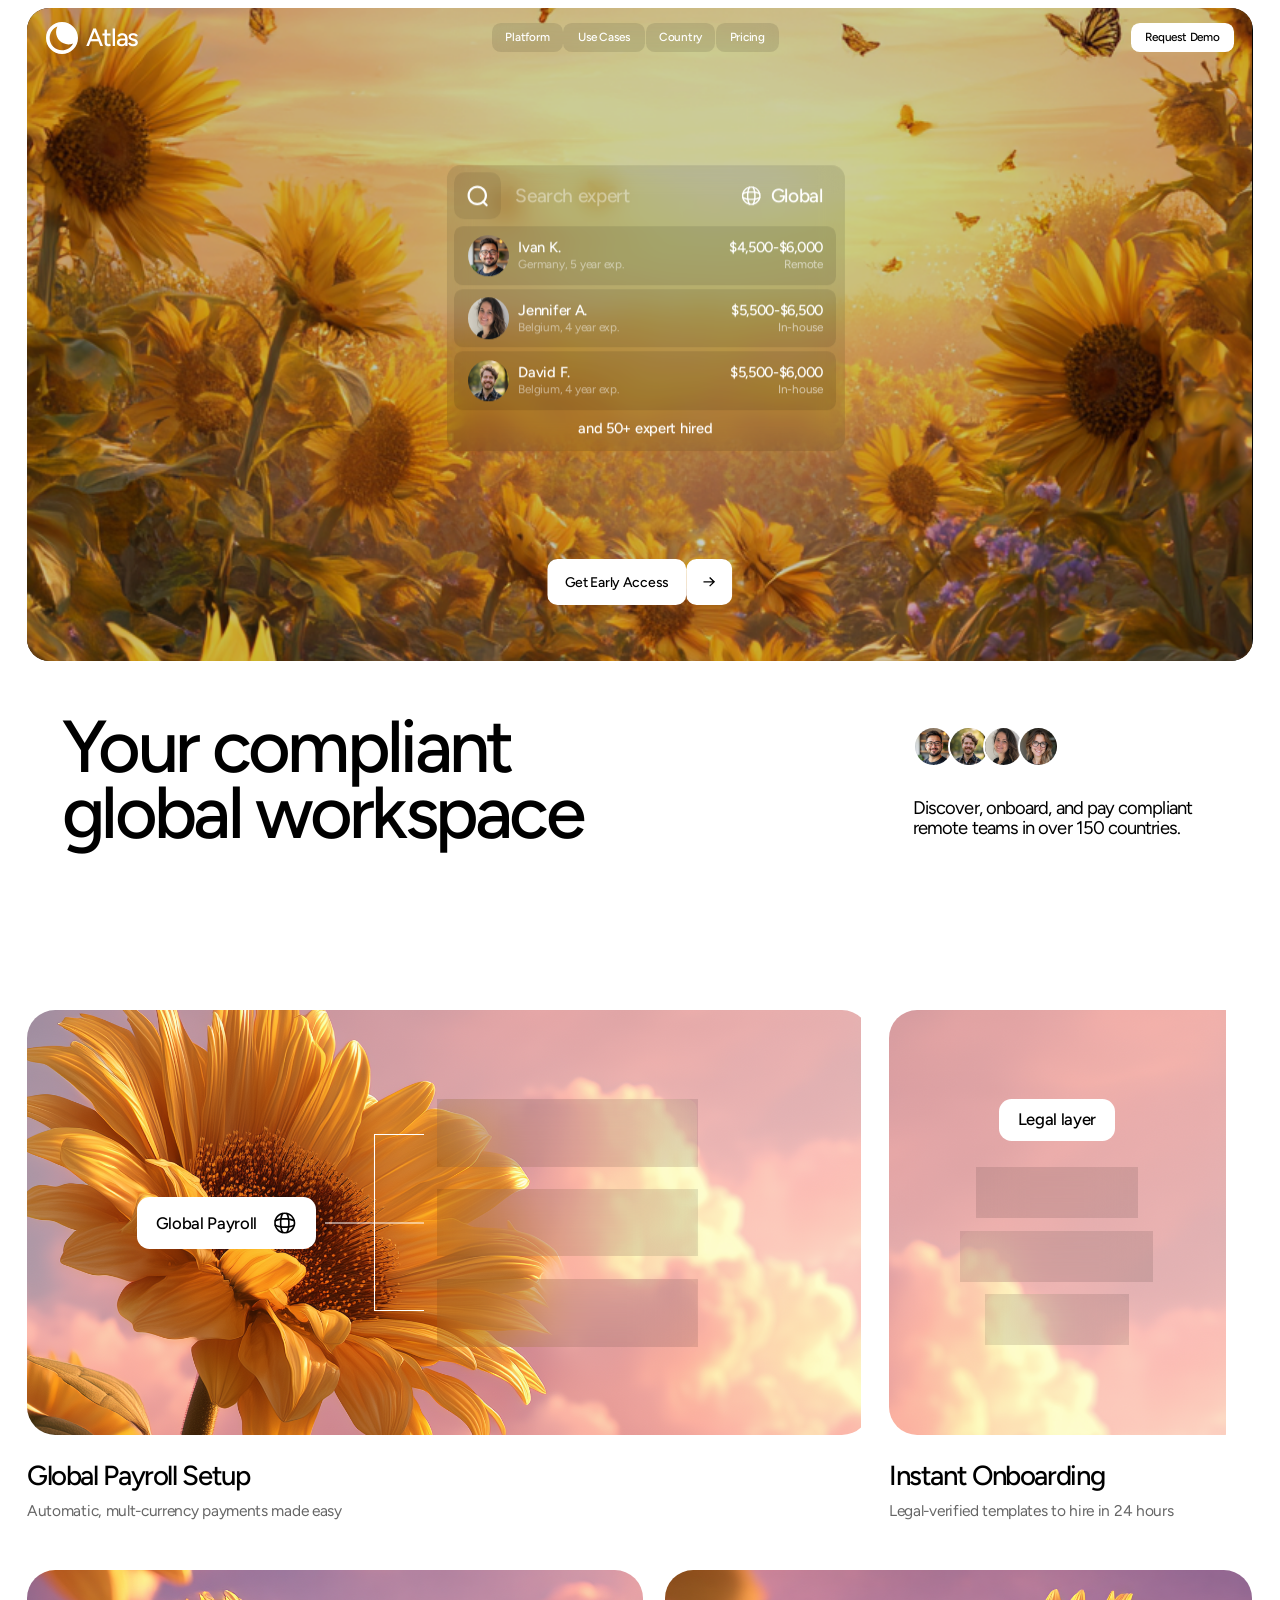
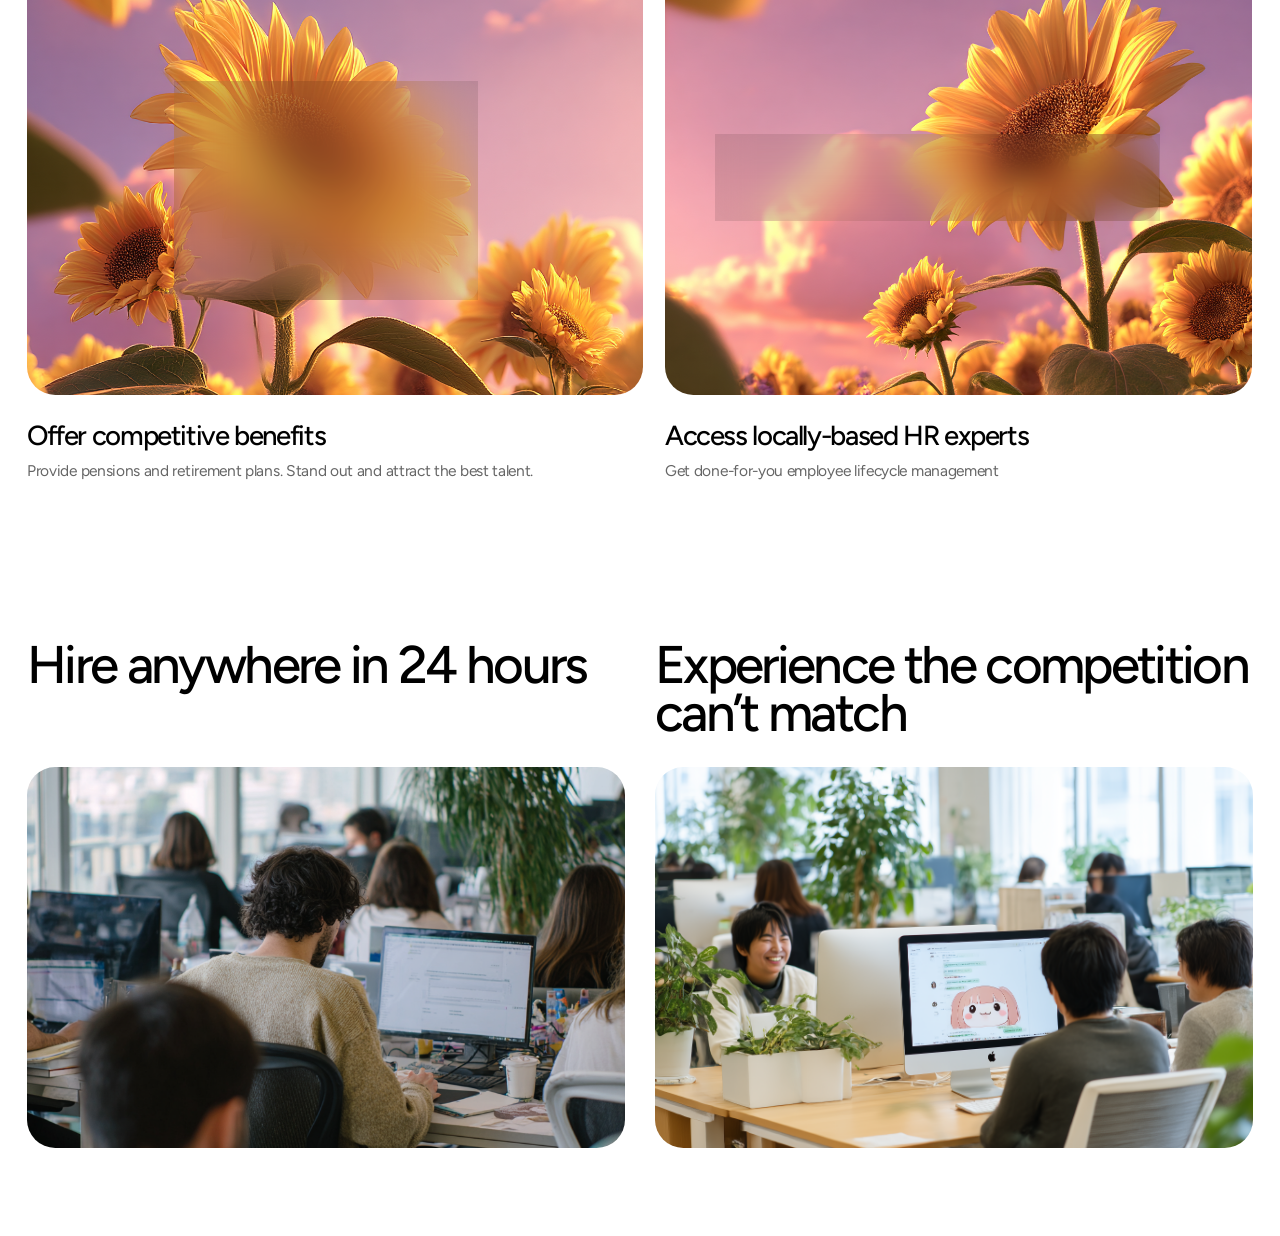
<file: index.html>
<!DOCTYPE html>
<html lang="en">
<head>
<meta charset="UTF-8">
<meta name="viewport" content="width=device-width, initial-scale=1">
<title>Atlas — Your compliant global workspace</title>
<meta name="description" content="Discover, onboard, and pay compliant remote teams in over 150 countries.">
<link rel="icon" href="assets/svg/logo-mark.svg" type="image/svg+xml">
<link rel="preload" href="assets/fonts/figtree-500.woff2" as="font" type="font/woff2" crossorigin>
<script>
  document.documentElement.classList.add('has-js', 'entrance-pending');
  window.__atlasEntranceFallback = window.setTimeout(function () {
    document.documentElement.classList.remove('entrance-pending', 'entrance-playing');
  }, 3500);
</script>
<link rel="stylesheet" href="css/style.css">
</head>
<body>

<main class="page">

  <!-- ============================ HERO ============================ -->
  <section class="hero">

    <div class="hero__media">
      <div class="hero__zoom">
        <video class="hero__video" muted loop playsinline preload="metadata"
               poster="assets/images/hero-sunflower-field.png" aria-hidden="true" tabindex="-1">
          <source src="assets/videos/sunflower-field.mp4" type="video/mp4">
        </video>
      </div>
      <div class="hero__scrim"></div>

      <header class="nav">
        <a class="brand" href="#">
          <img class="brand__mark" src="assets/svg/logo-mark.svg" alt="" aria-hidden="true">
          <span class="brand__name">Atlas</span>
        </a>

        <nav class="nav__menu" id="primary-menu" aria-label="Primary">
          <a class="pill nav__link" href="#">Platform</a>
          <a class="pill nav__link" href="#">Use Cases</a>
          <a class="pill nav__link" href="#">Country</a>
          <a class="pill nav__link" href="#">Pricing</a>
          <a class="pill pill--light nav__cta nav__cta--menu" href="#">Request Demo</a>
        </nav>

        <a class="pill pill--light nav__cta" href="#">Request Demo</a>

        <button class="nav__toggle" type="button" aria-controls="primary-menu"
                aria-expanded="false" aria-label="Open navigation menu">
          <span></span>
          <span></span>
        </button>
      </header>

      <!-- Talent search panel -->
      <div class="finder" id="finder" data-state="results">
        <div class="finder__bar">
          <div class="finder__field">
            <span class="icon-button icon-button--soft" aria-hidden="true">
              <img src="assets/svg/search.svg" alt="">
            </span>
            <input class="finder__input" type="search" id="expert-search"
                   placeholder="Search expert" aria-label="Search expert" autocomplete="off">
            <span class="finder__demo" id="finder-demo" aria-hidden="true">
              <span class="finder__demo-hint" id="demo-hint">Search expert</span>
              <span class="finder__demo-typed" id="demo-typed"></span>
            </span>
          </div>

          <div class="country">
            <button class="country__toggle" type="button" id="country-toggle"
                    aria-haspopup="listbox" aria-expanded="false">
              <img class="country__icon" src="assets/svg/globe.svg" alt="" aria-hidden="true">
              <span class="country__label" id="country-label">Global</span>
            </button>
            <ul class="country__menu" id="country-menu" role="listbox" aria-labelledby="country-toggle" hidden>
              <li class="country__option" role="option" tabindex="-1" data-country="Global" aria-selected="true">Global</li>
              <li class="country__option" role="option" tabindex="-1" data-country="Germany" aria-selected="false">Germany</li>
              <li class="country__option" role="option" tabindex="-1" data-country="Belgium" aria-selected="false">Belgium</li>
            </ul>
          </div>
        </div>

        <div class="finder__roles" id="role-list">
          <button class="pill pill--row role" type="button" aria-pressed="false">UI Designer</button>
          <button class="pill pill--row role" type="button" aria-pressed="false">UX Designer</button>
          <button class="pill pill--row role" type="button" aria-pressed="false">Web Designer</button>
        </div>

        <div class="finder__results">
          <article class="expert" data-country="Germany">
            <div class="expert__who">
              <img class="avatar" src="assets/images/avatar-ivan.jpg" alt="" aria-hidden="true">
              <div class="expert__id">
                <span class="expert__name">Ivan K.</span>
                <span class="expert__meta">Germany, 5 year exp.</span>
              </div>
            </div>
            <div class="expert__terms">
              <span class="expert__rate">$4,500-$6,000</span>
              <span class="expert__type">Remote</span>
            </div>
          </article>

          <article class="expert" data-country="Belgium">
            <div class="expert__who">
              <img class="avatar" src="assets/images/avatar-jennifer.jpg" alt="" aria-hidden="true">
              <div class="expert__id">
                <span class="expert__name">Jennifer A.</span>
                <span class="expert__meta">Belgium, 4 year exp.</span>
              </div>
            </div>
            <div class="expert__terms">
              <span class="expert__rate">$5,500-$6,500</span>
              <span class="expert__type">In-house</span>
            </div>
          </article>

          <article class="expert" data-country="Belgium">
            <div class="expert__who">
              <img class="avatar" src="assets/images/avatar-david.jpg" alt="" aria-hidden="true">
              <div class="expert__id">
                <span class="expert__name">David F.</span>
                <span class="expert__meta">Belgium, 4 year exp.</span>
              </div>
            </div>
            <div class="expert__terms">
              <span class="expert__rate">$5,500-$6,000</span>
              <span class="expert__type">In-house</span>
            </div>
          </article>

          <p class="finder__count">and 50+ expert hired</p>
        </div>
      </div>

      <div class="cta">
        <a class="cta__label" href="#">Get Early Access</a>
        <a class="cta__go" href="#" aria-label="Get Early Access">
          <img src="assets/svg/arrow-up-right.svg" alt="" aria-hidden="true">
        </a>
      </div>
    </div>

    <div class="hero__foot">
      <h1 class="hero__title">Your compliant global workspace</h1>

      <div class="hero__aside">
        <div class="avatar-stack" aria-hidden="true">
          <img class="avatar avatar--ring" src="assets/images/avatar-ivan.jpg" alt="">
          <img class="avatar avatar--ring" src="assets/images/avatar-david.jpg" alt="">
          <img class="avatar avatar--ring" src="assets/images/avatar-jennifer.jpg" alt="">
          <img class="avatar avatar--ring" src="assets/images/avatar-fourth.jpg" alt="">
        </div>
        <p class="hero__lede">Discover,&nbsp;onboard,&nbsp;and pay compliant remote teams in over 150 countries.</p>
      </div>
    </div>
  </section>

  <!-- ========================== FEATURES ========================== -->
  <section class="features">
    <div class="features__row features__row--top">
      <!-- Card 1 — Global Payroll Setup -->
      <article class="feature feature--payroll">
      <div class="feature__media">
        <img class="crop crop--payroll" src="assets/images/sunflower-portrait.png" alt="" aria-hidden="true">

        <span class="pill pill--light chip chip--payroll">
          Global Payroll
          <img class="chip__icon" src="assets/svg/globe-dark.svg" alt="" aria-hidden="true">
        </span>

        <img class="feature__connector" src="assets/svg/connector.svg" alt="" aria-hidden="true">

        <div class="mini-card mini-card--r1">
          <span class="mini-card__who">
            <img class="avatar avatar--mini" src="assets/images/avatar-ivan.jpg" alt="" aria-hidden="true">
            <span class="mini-card__name">Ivan K.</span>
          </span>
          <span class="mini-card__place">Germany</span>
        </div>
        <div class="mini-card mini-card--r2">
          <span class="mini-card__who">
            <img class="avatar avatar--mini" src="assets/images/avatar-jennifer.jpg" alt="" aria-hidden="true">
            <span class="mini-card__name">Jennifer A.</span>
          </span>
          <span class="mini-card__place">Belgium</span>
        </div>
        <div class="mini-card mini-card--r3">
          <span class="mini-card__who">
            <img class="avatar avatar--mini" src="assets/images/avatar-david.jpg" alt="" aria-hidden="true">
            <span class="mini-card__name">David F.</span>
          </span>
          <span class="mini-card__place">Belguim</span>
        </div>
      </div>
      <h3 class="feature__title">Global Payroll Setup</h3>
      <p class="feature__text">Automatic,&nbsp;mult-currency payments made easy</p>
      </article>

      <!-- Card 2 — Instant Onboarding -->
      <article class="feature feature--onboarding">
      <div class="feature__media">
        <img class="crop crop--onboarding" src="assets/images/sunflower-portrait.png" alt="" aria-hidden="true">

        <span class="pill pill--light chip chip--legal">Legal layer</span>

        <span class="pill pill--glass chip chip--labor">
          Labor Laws
          <img class="chip__icon" src="assets/svg/check-badge.svg" alt="" aria-hidden="true">
        </span>
        <span class="pill pill--glass chip chip--data">
          Data Protection
          <img class="chip__icon" src="assets/svg/check-badge.svg" alt="" aria-hidden="true">
        </span>
        <span class="pill pill--glass chip chip--contract">
          Contract
          <img class="chip__icon" src="assets/svg/check-badge.svg" alt="" aria-hidden="true">
        </span>
      </div>
      <h3 class="feature__title">Instant Onboarding</h3>
      <p class="feature__text">Legal-verified templates to hire in 24 hours</p>
      </article>
    </div>

    <div class="features__row features__row--bottom">
      <!-- Card 3 — Offer competitive benefits -->
      <article class="feature feature--benefits">
      <div class="feature__media">
        <img class="crop crop--cover" src="assets/images/sunflower-dusk.png" alt="" aria-hidden="true">

        <div class="benefit-card">
          <div class="benefit-card__person">
            <img class="avatar" src="assets/images/avatar-david.jpg" alt="" aria-hidden="true">
            <div class="expert__id">
              <span class="expert__name">David F.</span>
              <span class="expert__meta">Belgium, 4 year exp.</span>
            </div>
          </div>
          <div class="benefit-card__tags">
            <span class="pill pill--light chip">
              Retirement Benefits
              <img class="chip__icon" src="assets/svg/globe-dark.svg" alt="" aria-hidden="true">
            </span>
            <span class="pill pill--light chip">
              Hearth Insurance
              <img class="chip__icon" src="assets/svg/globe-dark.svg" alt="" aria-hidden="true">
            </span>
          </div>
        </div>
      </div>
      <h3 class="feature__title">Offer competitive benefits</h3>
      <p class="feature__text">Provide pensions and retirement plans. Stand out and attract the best talent.&nbsp;</p>
      </article>

      <!-- Card 4 — Access locally-based HR experts -->
      <article class="feature feature--experts">
      <div class="feature__media">
        <img class="crop crop--cover" src="assets/images/sunflower-clouds.png" alt="" aria-hidden="true">

        <div class="mini-finder">
          <div class="mini-finder__field">
            <span class="icon-button icon-button--soft" aria-hidden="true">
              <img src="assets/svg/search.svg" alt="">
            </span>
            <span class="mini-finder__placeholder">Search </span>
          </div>
          <div class="country country--static">
            <img class="country__icon" src="assets/svg/globe.svg" alt="" aria-hidden="true">
            <span class="country__label">Belgium</span>
          </div>
        </div>
      </div>
      <h3 class="feature__title">Access locally-based HR experts</h3>
      <p class="feature__text">Get done-for-you employee lifecycle management</p>
      </article>
    </div>
  </section>

  <!-- ========================== SHOWCASE ========================== -->
  <section class="showcase">
    <h2 class="showcase__title">Hire anywhere in 24 hours</h2>
    <figure class="showcase__figure">
      <img class="crop crop--cover" src="assets/images/office-window.png" alt="A team working together in a bright open-plan office">
    </figure>

    <h2 class="showcase__title showcase__title--second">Experience the competition can’t match</h2>
    <figure class="showcase__figure showcase__figure--second">
      <img class="crop crop--cover" src="assets/images/office-team.png" alt="Colleagues collaborating around a desk in a plant-filled workspace">
    </figure>
  </section>

</main>

<script src="js/script.js"></script>
</body>
</html>
</file>
<file: css/style.css>
/* ==========================================================================
   Atlas — Global HR Workspace landing page
   Values below are taken verbatim from the Figma document (canvas.fig).

   Coordinate system
   -----------------
   The design is authored on a 1685px-wide page. Every length is written as
   `calc(<figma value> * var(--k))`, where --k is the ratio between the space
   the page actually has and that 1685px canvas. At the design's own width --k
   is 1 and the layout is the Figma frame to the pixel; at any other width the
   whole design grows or shrinks with it rather than re-flowing into something
   the file never specified.

   Section one carries one extra rule: it is sized to a single screen. Its
   photograph takes whatever height is left once the fixed parts are laid out,
   so the hero can fill the width and the viewport height at the same time.
   See the scale block in :root.

   The features / showcase sections were authored on a 1186.5px-wide artboard,
   so their values are the Figma numbers multiplied by 1685 / 1186.5 = 1.420143
   in order to sit on the same 1685px page as the hero.
   ========================================================================== */

/* --------------------------------------------------------------- fonts -- */
/* The design specifies TT Hoves (Regular / Medium), a commercial typeface
   that cannot be redistributed here. Figtree is the closest metrically
   matching web font (avg. 2.2% advance-width delta over 33 strings measured
   against the widths recorded in the Figma file). */
@font-face {
  font-family: 'Figtree';
  font-style: normal;
  font-weight: 400;
  font-display: swap;
  src: url('../assets/fonts/figtree-400.woff2') format('woff2');
}
@font-face {
  font-family: 'Figtree';
  font-style: normal;
  font-weight: 500;
  font-display: swap;
  src: url('../assets/fonts/figtree-500.woff2') format('woff2');
}

/* --------------------------------------------------------------- tokens -- */
:root {
  /* ---- Figma canvas constants -------------------------------------------
     Every length in this file is a value from the design multiplied by a
     scale, so these are the only raw numbers that carry meaning. */
  --gutter: 20px;           /* breathing space either side of the page      */
  --design-w: 1685;         /* page width of the Figma frame                */
  --section-inset: 10;      /* shared inset for full-width page sections   */
  --section-gap: 150;       /* shared vertical rhythm between sections     */
  --media-h: 737;           /* media height at design scale                 */
  --hero-chrome: 336;       /* the hero minus the media: 11 above the media,
                               71 below it, a 180 tall text block and 74 of
                               closing space                                */
  --media-min: 675;         /* shortest media that still clears the nav, the
                               search panel at full size and the CTA        */

  /* ---- palette ---- */
  --white: #ffffff;
  --black: #000000;
  --ink: #020202;                        /* hero media backdrop */
  --placeholder: #d9d9d9;                /* avatar fallback fill */
  --glass: rgba(0, 0, 0, 0.1);           /* 10% black surface  */
  --glass-soft: rgba(0, 0, 0, 0.08);     /* 8% black surface   */

  /* ---- radii, in design units — multiplied by a scale at each use ---- */
  --radius-media: 30;
  --radius-panel: 18;
  --radius-button: 14;
  --radius-pill: 12;
  --radius-card: 38.34;

  /* ---- type ---- */
  --font: 'Figtree', 'Inter', 'Helvetica Neue', Arial, sans-serif;
  --track-tight: -0.02em;
  --track-display: -0.05em;

  /* ---- motion — fast arrival and long, controlled deceleration ---- */
  --ease-panel: cubic-bezier(0.42, 0.02, 0.05, 0.97);

  /* ---- scale ------------------------------------------------------------
     Two scales, because the hero and the sections below it are constrained
     by different things.

     --page-scale  drives everything that only has to fit the viewport
                   WIDTH. The page always spans the viewport, so the design
                   never leaves bars of empty space down either side.

     --hero-scale  additionally respects the viewport HEIGHT, so section one
                   always fits on one screen. It is the page scale until the
                   viewport gets too short to hold the hero at that size, at
                   which point the height takes over.

     The hero's photograph absorbs whatever height is left after the fixed
     parts, so the two constraints never fight: the page fills the width and
     the hero fills the height. */
  --viewport-h: 100vh;
  --page-scale: calc((100vw - 2 * var(--gutter)) / var(--design-w));
  --hero-scale: min(
    var(--page-scale),
    calc(var(--viewport-h) / (var(--media-min) + var(--hero-chrome)))
  );
  --k: var(--page-scale);
}

/* Small-viewport height ignores retractable browser chrome. */
@supports (height: 1svh) {
  :root { --viewport-h: 100svh; }
}

/* Container units exclude the scrollbar, so the page measures the space it
   actually has rather than the space the viewport claims. */
@supports (width: 1cqw) {
  body { container-type: inline-size; }

  .page {
    --page-scale: calc((100cqw - 2 * var(--gutter)) / var(--design-w));
    --hero-scale: min(
      var(--page-scale),
      calc(var(--viewport-h) / (var(--media-min) + var(--hero-chrome)))
    );
    --k: var(--page-scale);
  }
}

/* ---------------------------------------------------------------- reset -- */
*,
*::before,
*::after { box-sizing: border-box; }

html { text-size-adjust: 100%; }

body {
  margin: 0;
  background: var(--white);
  color: var(--black);
  font-family: var(--font);
  font-weight: 400;
  font-synthesis: none;
  -webkit-font-smoothing: antialiased;
  overflow-x: hidden;
}

img { display: block; max-width: 100%; }

[hidden] { display: none !important; }

a { color: inherit; text-decoration: none; }

button,
input { font: inherit; color: inherit; }

:focus-visible {
  outline: calc(2 * var(--k)) solid currentColor;
  outline-offset: calc(2 * var(--k));
}

/* ----------------------------------------------------------------- page -- */
.page {
  position: relative;
  margin-inline: var(--gutter);
}

/* Shared: circular portrait */
.avatar {
  width: calc(56 * var(--k));
  height: calc(56 * var(--k));
  border-radius: 50%;
  object-fit: cover;
  background: var(--placeholder);
  flex: none;
}

.avatar--ring { border: calc(3 * var(--k)) solid var(--white); }

/* Shared: rounded label / navigation pill */
.pill {
  display: inline-flex;
  align-items: center;
  justify-content: center;
  height: calc(40 * var(--k));
  padding: calc(12 * var(--k)) calc(18 * var(--k));
  border: 0;
  border-radius: calc(var(--radius-pill) * var(--k));
  background: var(--glass);
  color: var(--white);
  font-size: calc(16 * var(--k));
  font-weight: 500;
  line-height: 1;
  letter-spacing: var(--track-tight);
  white-space: nowrap;
}

.pill--light { background: var(--white); color: var(--black); }

/* Shared: square icon button */
.icon-button {
  display: grid;
  place-items: center;
  width: calc(63 * var(--k));
  height: calc(63 * var(--k));
  border-radius: calc(var(--radius-button) * var(--k));
  flex: none;
}

.icon-button--soft { background: var(--glass-soft); }

.icon-button img {
  width: calc(31 * var(--k));
  height: calc(31 * var(--k));
}

/* Shared: image cropped exactly as in Figma */
.crop--cover {
  width: 100%;
  height: 100%;
  object-fit: cover;
  object-position: center;
}

/* ==========================================================================
   HERO  (Figma frame "Dribbble shot HD - 132", page card 1685 x 1073)
   ========================================================================== */
/* The hero is a column: a photograph that takes whatever height is going,
   then the fixed text block beneath it. Giving the column the viewport's
   height and letting the photograph absorb the remainder is what keeps
   section one on one screen at any desktop shape, without the design ever
   having to shrink away from the sides.

   `min-height` rather than `height`: on a viewport too short to hold even the
   smallest usable hero, the section grows and the page scrolls rather than
   clipping its own content. */
.hero {
  --k: var(--hero-scale);
  position: relative;
  display: flex;
  flex-direction: column;
  min-height: var(--viewport-h);
  padding-block: calc(11 * var(--k)) calc(74 * var(--k));
}

.hero__media {
  position: relative;
  flex: 1 1 auto;
  min-height: calc(var(--media-min) * var(--k));
  margin-inline: calc(var(--section-inset) * var(--page-scale));
  border-radius: calc(var(--radius-media) * var(--k));
  overflow: hidden;
  background: var(--ink);
}

/* The hero remains still throughout the entrance. The original ambient push
   is enabled only after the entrance controller announces completion. */
.hero__zoom {
  position: absolute;
  inset: 0;
  overflow: hidden;
  transform-origin: 50% 42%;
}

html.continuous-motion .hero__zoom {
  animation: hero-push 5.2s ease-in-out infinite alternate;
  will-change: transform;
}

@keyframes hero-push {
  from { transform: scale(1); }
  to   { transform: scale(1.238); }
}

.hero__video {
  position: absolute;
  inset: 0;
  width: 100%;
  height: 100%;
  max-width: none;
  object-fit: cover;
  object-position: center;
}

.hero__scrim {
  position: absolute;
  inset: 0;
  background: var(--ink);
  opacity: 0.2;
}

/* ------------------------------------------------------------------ nav -- */
/* Pinned to the top of the media and stretched between its own margins, so
   the bar spans whatever width the photograph ends up with. */
.nav {
  position: absolute;
  left: calc(26 * var(--k));
  right: calc(25 * var(--k));
  top: calc(19 * var(--k));
  display: flex;
  align-items: center;
  justify-content: space-between;
  height: calc(43 * var(--k));
}

.brand {
  position: relative;
  width: calc(126 * var(--k));
  height: calc(43 * var(--k));
  flex: none;
}

.brand__mark {
  position: absolute;
  left: 0;
  top: 0;
  width: calc(43 * var(--k));
  height: calc(43 * var(--k));
}

.brand__name {
  position: absolute;
  left: calc(55 * var(--k));
  top: calc(6 * var(--k));
  color: var(--white);
  font-size: calc(34.08 * var(--k));
  font-weight: 500;
  line-height: 0.9;
  letter-spacing: var(--track-display);
}

.nav__menu {
  display: flex;
  gap: calc(1 * var(--k));
  width: calc(389 * var(--k));
  height: calc(40 * var(--k));
  -webkit-backdrop-filter: blur(calc(12.35 * var(--k)));
  backdrop-filter: blur(calc(12.35 * var(--k)));
}

.nav__link:nth-child(1) { width: calc(96 * var(--k)); }
.nav__link:nth-child(2) { width: calc(111 * var(--k)); }
.nav__link:nth-child(3) { width: calc(94 * var(--k)); }
.nav__link:nth-child(4) { width: calc(85 * var(--k)); }

.nav__cta { width: calc(140 * var(--k)); }

.nav__cta--menu,
.nav__toggle { display: none; }

.nav__link:hover { background: rgba(0, 0, 0, 0.22); }
.nav__cta:hover { background: rgba(255, 255, 255, 0.86); }

/* --------------------------------------------------------- talent panel -- */
/* The panel resizes between four states. It is anchored by its centre —
   the reference animation keeps that centre pinned at y 339 of the media
   while the panel grows and shrinks around it.

     collapsed    83 = 10 + 63 + 10                      search row only
     suggestions 223 = 10 + 63 + 10 + 130 + 10           + role list
     results     388 = 10 + 63 + 10 + 295 + 10           + result list
     full        528 = 10 + 63 + 10 + 130 + 10 + 295 + 10  both (Figma frame)

   `full` is the state the panel settles into once a visitor takes over from
   the demo, so every control in the design stays reachable. */
/* Held by its own centre, 8 design units right of the media's centre line and
   46% of the way down it — both read straight off the Figma frame, but as
   ratios so the panel keeps its place however the photograph is shaped.

   The clamp keeps that centre far enough from the top and bottom edges that
   the full panel cannot climb into the nav or slide off past the CTA. */
.finder {
  --finder-h: 388;
  --results-top: 83;
  --finder-half: calc(var(--finder-h) * var(--k) / 2);
  position: absolute;
  left: calc(50% + 8 * var(--k));
  top: clamp(
    calc(82 * var(--k) + var(--finder-half)),
    calc(100% * 339 / var(--media-h)),
    calc(100% - 159 * var(--k) - var(--finder-half))
  );
  width: calc(541 * var(--k));
  height: calc(var(--finder-h) * var(--k));
  border-radius: calc(var(--radius-panel) * var(--k));
  background: var(--glass);
  -webkit-backdrop-filter: blur(calc(16.85 * var(--k)));
  backdrop-filter: blur(calc(16.85 * var(--k)));
  overflow: hidden;
  transform: translate(-50%, -50%);
  transition:
    height var(--finder-dur, 600ms) var(--ease-panel),
    top var(--finder-dur, 600ms) var(--ease-panel);
}

.finder[data-state='collapsed']   { --finder-h: 83; }
.finder[data-state='suggestions'] { --finder-h: 223; }
.finder[data-state='results']     { --finder-h: 388; --results-top: 83; }
.finder[data-state='full']        { --finder-h: 528; --results-top: 223; }

.finder[data-state='collapsed'] .finder__roles,
.finder[data-state='collapsed'] .finder__results,
.finder[data-state='suggestions'] .finder__results,
.finder[data-state='results'] .finder__roles { display: none; }

.finder__bar {
  position: absolute;
  left: calc(10 * var(--k));
  top: calc(10 * var(--k));
  display: flex;
  align-items: center;
  justify-content: space-between;
  width: calc(521 * var(--k));
  height: calc(63 * var(--k));
}

.finder__field {
  position: relative;
  display: flex;
  align-items: center;
  gap: calc(20 * var(--k));
  width: calc(340 * var(--k));
  height: calc(63 * var(--k));
}

.finder__input {
  width: calc(257 * var(--k));
  border: 0;
  padding: 0;
  background: none;
  color: var(--white);
  font-size: calc(26 * var(--k));
  font-weight: 500;
  line-height: 1;
  letter-spacing: var(--track-tight);
  -webkit-appearance: none;
  appearance: none;
}

.finder__input::placeholder { color: var(--white); opacity: 0.4; }
.finder__input::-webkit-search-cancel-button { display: none; }

/* country selector — Figma shows this control in a "Global" and a country
   state, so it is implemented as a listbox over the countries in the design */
.country { position: relative; flex: none; }

.country__toggle,
.country--static {
  display: flex;
  align-items: center;
  gap: calc(11 * var(--k));
  width: calc(149 * var(--k));
  height: calc(31 * var(--k));
  padding: 0 calc(16 * var(--k));
  border: 0;
  background: none;
  cursor: pointer;
}

.country__icon {
  width: calc(31 * var(--k));
  height: calc(31 * var(--k));
  flex: none;
}

.country__label {
  color: var(--white);
  font-size: calc(26 * var(--k));
  font-weight: 500;
  line-height: 1;
  letter-spacing: var(--track-tight);
}

.country__menu {
  position: absolute;
  right: 0;
  top: calc(41 * var(--k));
  z-index: 2;
  margin: 0;
  padding: calc(6 * var(--k));
  list-style: none;
  width: calc(180 * var(--k));
  border-radius: calc(var(--radius-pill) * var(--k));
  background: rgba(0, 0, 0, 0.55);
  -webkit-backdrop-filter: blur(calc(16.85 * var(--k)));
  backdrop-filter: blur(calc(16.85 * var(--k)));
}

.country__menu[hidden] { display: none; }

.country__option {
  padding: calc(9 * var(--k)) calc(12 * var(--k));
  border-radius: calc(8 * var(--k));
  color: var(--white);
  font-size: calc(18 * var(--k));
  font-weight: 500;
  line-height: 1;
  letter-spacing: var(--track-tight);
  cursor: pointer;
}

.country__option:hover,
.country__option[aria-selected='true'] { background: rgba(255, 255, 255, 0.16); }

/* role list */
.finder__roles {
  position: absolute;
  left: calc(10 * var(--k));
  top: calc(83 * var(--k));
  display: flex;
  flex-direction: column;
  gap: calc(5 * var(--k));
  width: calc(519 * var(--k));
}

.pill--row {
  width: calc(519 * var(--k));
  justify-content: flex-start;
  cursor: pointer;
}

.role:hover { background: rgba(0, 0, 0, 0.16); }
.role[aria-pressed='true'] { background: rgba(255, 255, 255, 0.2); }

/* result list */
.finder__results {
  position: absolute;
  left: calc(10 * var(--k));
  top: calc(var(--results-top) * var(--k));
  display: flex;
  flex-direction: column;
  align-items: center;
  gap: calc(5 * var(--k));
  width: calc(519 * var(--k));
  transition: top var(--finder-dur, 600ms) var(--ease-panel);
}

.expert {
  display: flex;
  align-items: center;
  justify-content: space-between;
  width: calc(519 * var(--k));
  height: calc(80 * var(--k));
  padding: calc(12 * var(--k)) calc(18 * var(--k));
  border-radius: calc(var(--radius-pill) * var(--k));
  background: var(--glass);
}

.expert__who {
  display: flex;
  align-items: center;
  gap: calc(13 * var(--k));
}

.expert__id,
.expert__terms {
  display: flex;
  flex-direction: column;
  gap: calc(6 * var(--k));
}

.expert__terms { align-items: flex-end; }

.expert__name,
.expert__rate {
  color: var(--white);
  font-size: calc(20 * var(--k));
  font-weight: 500;
  line-height: 1;
  letter-spacing: var(--track-tight);
}

.expert__meta,
.expert__type {
  color: var(--white);
  font-size: calc(16 * var(--k));
  font-weight: 400;
  line-height: 1;
  letter-spacing: var(--track-tight);
}

.expert__meta { opacity: 0.5; }
.expert__type { opacity: 0.6; }

.finder__count {
  margin: 0;
  padding: calc(10 * var(--k)) 0;
  color: var(--white);
  font-size: calc(20 * var(--k));
  font-weight: 500;
  line-height: 1;
  letter-spacing: var(--track-tight);
}

/* The original finder cycle begins only after the entrance completes. */
.finder .role,
.finder .expert,
.finder__count {
  transition: opacity 180ms linear, transform 180ms linear;
}

.finder .role.is-revealed,
.finder .expert.is-revealed,
.finder .finder__count.is-revealed {
  transition: opacity 420ms var(--ease-panel), transform 420ms var(--ease-panel);
}

.finder.is-demo .role,
.finder.is-demo .expert,
.finder.is-demo .finder__count {
  opacity: 0;
  transform: scale(0.9);
}

.finder.is-demo .role.is-revealed,
.finder.is-demo .expert.is-revealed,
.finder.is-demo .finder__count.is-revealed {
  opacity: 1;
  transform: none;
}

.finder__demo {
  position: absolute;
  left: calc(83 * var(--k));
  top: calc(18.5 * var(--k));
  display: block;
  white-space: pre;
  pointer-events: none;
  font-size: calc(26 * var(--k));
  font-weight: 500;
  line-height: 1;
  letter-spacing: var(--track-tight);
  color: var(--white);
}

.finder__demo-hint,
.finder__demo-typed {
  position: absolute;
  left: 0;
  top: 0;
  white-space: pre;
}

.finder__demo-hint {
  opacity: 0.4;
  transition: opacity 300ms linear;
}

.finder__demo-hint.is-hidden { opacity: 0; }

.finder__demo-typed { transition: opacity 300ms linear; }
.finder__demo-typed.is-out { opacity: 0; }

.finder__demo-typed .char {
  opacity: 0;
  transition: opacity 120ms linear;
}

.finder__demo-typed .char.is-in { opacity: 1; }

.finder.is-demo .finder__input { opacity: 0; }
.finder:not(.is-demo) .finder__demo { display: none; }

/* ------------------------------------------------------------------ cta -- */
/* Centred on the media and held 76 design units off its bottom edge, which is
   where the Figma frame puts it. */
.cta {
  position: absolute;
  left: 50%;
  bottom: calc(76 * var(--k));
  display: flex;
  width: calc(252 * var(--k));
  height: calc(63 * var(--k));
  transform: translateX(-50%);
}

.cta__label,
.cta__go {
  display: grid;
  place-items: center;
  height: calc(63 * var(--k));
  border-radius: calc(var(--radius-button) * var(--k));
  background: var(--white);
  color: var(--black);
}

.cta__label {
  width: calc(189 * var(--k));
  font-size: calc(19 * var(--k));
  font-weight: 500;
  line-height: 1;
  letter-spacing: var(--track-tight);
}

.cta__go { width: calc(63 * var(--k)); }

.cta__go img {
  width: calc(21.2067 * var(--k));
  height: calc(21.2067 * var(--k));
}

.cta__label:hover,
.cta__go:hover { background: rgba(255, 255, 255, 0.86); }

/* -------------------------------------------------------- hero headline -- */
/* The closing block keeps its own height and hugs the page's two edges —
   headline against the left margin, the aside against the right — so the gap
   between them opens up on a wider screen instead of the pair drifting. */
.hero__foot {
  position: relative;
  flex: none;
  height: calc(180 * var(--k));
  margin-top: calc(71 * var(--k));
}

.hero__title {
  position: absolute;
  left: calc(57 * var(--k));
  top: 0;
  width: calc(757 * var(--k));
  margin: 0;
  font-size: calc(100 * var(--k));
  font-weight: 500;
  line-height: 0.9;
  letter-spacing: var(--track-display);
}

.hero__aside {
  position: absolute;
  right: calc(35 * var(--k));
  top: calc(17 * var(--k));
  width: calc(437 * var(--k));
}

.avatar-stack {
  position: relative;
  height: calc(56 * var(--k));
}

.avatar-stack .avatar { position: absolute; top: 0; }
.avatar-stack .avatar:nth-child(1) { left: 0; }
.avatar-stack .avatar:nth-child(2) { left: calc(48 * var(--k)); }
.avatar-stack .avatar:nth-child(3) { left: calc(95 * var(--k)); }
.avatar-stack .avatar:nth-child(4) { left: calc(143 * var(--k)); }

.hero__lede {
  width: calc(437 * var(--k));
  margin: calc(43 * var(--k)) 0 0;    /* 935 - (836 + 56) */
  font-size: calc(25 * var(--k));
  font-weight: 400;
  line-height: 1.1;
  letter-spacing: var(--track-display);
}

/* ==========================================================================
   FEATURES  (Figma frame "Dribbble shot HD - 134", left artboard, x 1.420143)
   ========================================================================== */
.features {
  display: grid;
  row-gap: calc(70 * var(--k));
  padding-top: calc(var(--section-gap) * var(--page-scale));
  padding-inline: calc(var(--section-inset) * var(--page-scale));
  padding-bottom: calc(70 * var(--k));
}

.features__row {
  display: grid;
  min-width: 0;
}

.features__row--top {
  grid-template-columns: minmax(0, 1060.28fr) minmax(0, 457.29fr);
  column-gap: calc(25.44 * var(--k));
}

.features__row--bottom {
  grid-template-columns: minmax(0, 774.44fr) minmax(0, 738.47fr);
  column-gap: calc(30.06 * var(--k));
}

/* ---------------------------------------------------------- bento cards -- */
.feature { min-width: 0; }

.feature__media {
  position: relative;
  width: 100%;
  height: calc(577.97 * var(--k));
  border-radius: calc(var(--radius-card) * var(--k));
  overflow: hidden;
}

.feature__title,
.feature__text {
  margin-inline: 0;
  white-space: nowrap;
}

.feature__title {
  margin-block: calc(39 * var(--k)) 0;
  font-size: calc(37.48 * var(--k));
  font-weight: 500;
  line-height: 0.9;
  letter-spacing: var(--track-display);
}

.feature__text {
  margin-block: calc(17 * var(--k)) 0;
  font-size: calc(21.1 * var(--k));
  font-weight: 400;
  line-height: 1.1;
  letter-spacing: var(--track-tight);
  opacity: 0.6;
}

/* cropped card artwork */
.crop--payroll {
  position: absolute;
  left: calc(-247.27 * var(--k));
  top: calc(-385.32 * var(--k));
  width: calc(1380.29 * var(--k));
  height: calc(1725.35 * var(--k));
  max-width: none;
}

.crop--onboarding {
  position: absolute;
  left: calc(-1055.85 * var(--k));
  top: calc(-210.19 * var(--k));
  width: calc(1513.36 * var(--k));
  height: calc(1891.7 * var(--k));
  max-width: none;
}

/* -------------------------------------------------- floating card chrome -- */
.chip {
  position: absolute;
  gap: calc(19.88 * var(--k));
  height: calc(69.59 * var(--k));
  padding: calc(17.04 * var(--k)) calc(25.56 * var(--k));
  border-radius: calc(17.04 * var(--k));
  font-size: calc(22.72 * var(--k));
}

.chip__icon {
  width: calc(35.5 * var(--k));
  height: calc(35.5 * var(--k));
  flex: none;
}

.pill--glass {
  background: var(--glass);
  color: var(--white);
  -webkit-backdrop-filter: blur(calc(30.11 * var(--k)));
  backdrop-filter: blur(calc(30.11 * var(--k)));
}

.chip--payroll {
  left: calc(149.85 * var(--k));
  top: calc(254.67 * var(--k));
  width: calc(242.84 * var(--k));
}

.chip--legal {
  left: calc(149.12 * var(--k));
  top: calc(120.71 * var(--k));
  width: calc(157.64 * var(--k));
  height: calc(56.81 * var(--k));
}

.chip--labor {
  left: calc(117.88 * var(--k));
  top: calc(213.02 * var(--k));
  width: calc(220.12 * var(--k));
}

.chip--data {
  left: calc(96.58 * var(--k));
  top: calc(299.65 * var(--k));
  width: calc(262.73 * var(--k));
}

.chip--contract {
  left: calc(130.66 * var(--k));
  top: calc(386.28 * var(--k));
  width: calc(195.98 * var(--k));
}

.feature__connector {
  position: absolute;
  left: calc(405.48 * var(--k));
  top: calc(168.75 * var(--k));       /* 169.46 less the 0.71 stroke overhang */
  width: calc(133.49 * var(--k));
  height: calc(239.99 * var(--k));
}

/* candidate rows floating over card 1 */
.mini-card {
  position: absolute;
  left: calc(557.43 * var(--k));
  display: flex;
  align-items: center;
  justify-content: space-between;
  width: calc(353.79 * var(--k));
  height: calc(91.89 * var(--k));
  padding: calc(13.78 * var(--k)) calc(20.68 * var(--k));
  border-radius: calc(13.78 * var(--k));
  background: var(--glass);
  -webkit-backdrop-filter: blur(calc(39.92 * var(--k)));
  backdrop-filter: blur(calc(39.92 * var(--k)));
}

.mini-card--r1 { top: calc(121.17 * var(--k)); }
.mini-card--r2 { top: calc(242.93 * var(--k)); }
.mini-card--r3 { top: calc(365.74 * var(--k)); }

.mini-card__who {
  display: flex;
  align-items: center;
  gap: calc(14.93 * var(--k));
}

.avatar--mini {
  width: calc(64.33 * var(--k));
  height: calc(64.33 * var(--k));
}

.mini-card__name,
.mini-card__place {
  color: var(--white);
  font-size: calc(22.97 * var(--k));
  font-weight: 500;
  line-height: 1;
  letter-spacing: var(--track-tight);
  white-space: nowrap;
}

/* benefits card overlay */
.benefit-card {
  position: absolute;
  left: calc(199.56 * var(--k));
  top: calc(150.25 * var(--k));
  display: flex;
  flex-direction: column;
  gap: calc(34.08 * var(--k));
  width: calc(413.26 * var(--k));
  height: calc(298.23 * var(--k));
  padding: calc(17.04 * var(--k)) calc(25.56 * var(--k));
  border-radius: calc(17.04 * var(--k));
  background: var(--glass);
  -webkit-backdrop-filter: blur(calc(38.56 * var(--k)));
  backdrop-filter: blur(calc(38.56 * var(--k)));
}

.benefit-card__person {
  display: flex;
  align-items: center;
  gap: calc(18.46 * var(--k));
}

.benefit-card__person .avatar {
  width: calc(79.53 * var(--k));
  height: calc(79.53 * var(--k));
}

.benefit-card__person .expert__id { gap: calc(8.52 * var(--k)); }

.benefit-card__person .expert__name { font-size: calc(28.4 * var(--k)); }

.benefit-card__person .expert__meta { font-size: calc(22.72 * var(--k)); }

.benefit-card__tags {
  display: flex;
  flex-direction: column;
  align-items: flex-start;
  gap: calc(11.36 * var(--k));
}

.benefit-card__tags .chip { position: static; }

/* experts card overlay */
.mini-finder {
  position: absolute;
  left: calc(68.47 * var(--k));
  top: calc(223.14 * var(--k));
  display: flex;
  align-items: center;
  justify-content: space-between;
  width: calc(603.56 * var(--k));
  height: calc(117.87 * var(--k));
  padding: calc(14.2 * var(--k));
  border-radius: calc(25.56 * var(--k));
  background: var(--glass);
  -webkit-backdrop-filter: blur(calc(23.93 * var(--k)));
  backdrop-filter: blur(calc(23.93 * var(--k)));
}

.mini-finder__field {
  display: flex;
  align-items: center;
  gap: calc(28.4 * var(--k));
  width: calc(313.85 * var(--k));
  height: calc(89.47 * var(--k));
}

.mini-finder .icon-button {
  width: calc(89.47 * var(--k));
  height: calc(89.47 * var(--k));
  border-radius: calc(19.88 * var(--k));
}

.mini-finder .icon-button img {
  width: calc(44.02 * var(--k));
  height: calc(44.02 * var(--k));
}

.mini-finder__placeholder {
  color: var(--white);
  opacity: 0.4;
  font-size: calc(36.92 * var(--k));
  font-weight: 500;
  line-height: 1;
  letter-spacing: var(--track-tight);
}

.country--static {
  width: calc(238.58 * var(--k));
  height: calc(44.02 * var(--k));
  gap: calc(15.62 * var(--k));
  padding: 0 calc(22.72 * var(--k));
  cursor: default;
}

.country--static .country__icon {
  width: calc(44.02 * var(--k));
  height: calc(44.02 * var(--k));
}

.country--static .country__label { font-size: calc(36.92 * var(--k)); }

/* ==========================================================================
   SHOWCASE  (Figma frame "Dribbble shot HD - 134", right artboard)
   ========================================================================== */
.showcase {
  position: relative;
  height: calc(2387.26 * var(--k));
}

.showcase__title {
  position: absolute;
  left: calc(69.59 * var(--k));
  top: calc(274.09 * var(--k));
  width: calc(624.86 * var(--k));
  margin: 0;
  font-size: calc(96.85 * var(--k));
  font-weight: 500;
  line-height: 0.9;
  letter-spacing: var(--track-display);
}

.showcase__title--second {
  left: calc(71.01 * var(--k));
  top: calc(1330.67 * var(--k));
  width: calc(1062.27 * var(--k));
}

.showcase__figure {
  position: absolute;
  left: calc(71.01 * var(--k));
  top: calc(521.19 * var(--k));
  width: calc(1060.85 * var(--k));
  height: calc(675.47 * var(--k));
  margin: 0;
  border-radius: calc(var(--radius-card) * var(--k));
  overflow: hidden;
}

.showcase__figure--second {
  left: calc(72.43 * var(--k));
  top: calc(1577.78 * var(--k));
}

/* Laptop and desktop: the two showcase stories sit side by side. The base
   vertical layout remains unchanged below this breakpoint for tablet/mobile. */
@media (min-width: 1024px) {
  .showcase {
    display: grid;
    grid-template-columns: repeat(2, minmax(0, 1fr));
    grid-template-areas:
      'title-one title-two'
      'figure-one figure-two';
    grid-template-rows: auto auto;
    column-gap: calc(40 * var(--k));
    row-gap: calc(42 * var(--k));
    height: auto;
    padding-block: calc(var(--section-gap) * var(--page-scale)) calc(120 * var(--k));
    padding-inline: calc(var(--section-inset) * var(--page-scale));
  }

  .showcase__title,
  .showcase__title--second,
  .showcase__figure,
  .showcase__figure--second {
    position: static;
    width: 100%;
  }

  .showcase__title {
    grid-area: title-one;
    font-size: calc(72 * var(--k));
  }

  .showcase__title--second { grid-area: title-two; }

  .showcase__figure {
    grid-area: figure-one;
    height: auto;
    aspect-ratio: 1060.85 / 675.47;
  }

  .showcase__figure--second { grid-area: figure-two; }
}

/* =======================================================================
   TABLET ARCHITECTURE
   The desktop composition remains active through 1080px. Below that point
   the desktop navigation and scaled type become too small for comfortable
   reading and touch, so all three sections adopt an intrinsic tablet layout.
   ======================================================================= */
@media (min-width: 700px) and (max-width: 1080px) {
  .page {
    --tablet-inset: clamp(16px, 2.5vw, 28px);
    --tablet-section-gap: clamp(72px, 10vw, 108px);
    margin-inline: var(--tablet-inset);
  }

  /* Section 1: preserve the photographic composition and its motion while
     replacing the shrinking desktop scale with readable tablet dimensions. */
  .hero {
    /* --k is a length throughout the Figma scale system. Keep every clamp
       branch length-valued so Firefox can resolve downstream multiplication. */
    --k: clamp(0.72px, calc((100vw - 2 * var(--tablet-inset)) / 1080), 1px);
    min-height: auto;
    padding-block: 10px var(--tablet-section-gap);
  }

  .hero__media {
    flex: none;
    min-height: 0;
    height: clamp(720px, 90svh, 820px);
    margin-inline: 0;
    border-radius: clamp(20px, 3vw, 30px);
  }

  .nav {
    left: clamp(18px, 3vw, 28px);
    right: clamp(18px, 3vw, 28px);
    top: clamp(16px, 2.4vw, 24px);
    height: 48px;
  }

  .brand {
    width: 126px;
    height: 43px;
  }

  .brand__mark {
    width: 43px;
    height: 43px;
  }

  .brand__name {
    left: 55px;
    top: 6px;
    font-size: 34px;
  }

  .nav > .nav__cta { display: none; }

  .nav__toggle {
    position: relative;
    z-index: 4;
    display: grid;
    place-content: center;
    gap: 7px;
    width: 48px;
    height: 48px;
    padding: 0;
    border: 0;
    border-radius: 14px;
    background: var(--glass);
    color: var(--white);
    -webkit-backdrop-filter: blur(14px);
    backdrop-filter: blur(14px);
    cursor: pointer;
  }

  .nav__toggle span {
    width: 22px;
    height: 2px;
    border-radius: 999px;
    background: currentColor;
    transition: transform 240ms var(--ease-panel);
  }

  .nav__toggle[aria-expanded='true'] span:first-child {
    transform: translateY(4.5px) rotate(45deg);
  }

  .nav__toggle[aria-expanded='true'] span:last-child {
    transform: translateY(-4.5px) rotate(-45deg);
  }

  .nav__menu {
    position: absolute;
    z-index: 3;
    right: 0;
    top: 58px;
    display: grid;
    gap: 6px;
    width: min(320px, calc(100vw - 2 * var(--tablet-inset) - 36px));
    height: auto;
    padding: 8px;
    border-radius: 18px;
    background: rgba(0, 0, 0, 0.28);
    -webkit-backdrop-filter: blur(22px);
    backdrop-filter: blur(22px);
    box-shadow: 0 18px 42px rgba(0, 0, 0, 0.14);
    opacity: 0;
    visibility: hidden;
    transform: translateY(-8px) scale(0.98);
    transform-origin: top right;
    transition:
      opacity 220ms var(--ease-panel),
      transform 220ms var(--ease-panel),
      visibility 220ms;
  }

  .nav__menu.is-open {
    opacity: 1;
    visibility: visible;
    transform: none;
  }

  .nav__link,
  .nav__link:nth-child(n),
  .nav__cta--menu {
    display: flex;
    justify-content: flex-start;
    width: 100%;
    min-height: 48px;
    height: auto;
    padding: 14px 16px;
    border-radius: 12px;
    font-size: 16px;
  }

  .nav__cta--menu {
    justify-content: center;
    margin-top: 2px;
  }

  .finder {
    left: 50%;
    top: 46%;
    width: min(calc(541 * var(--k)), calc(100% - 48px));
  }

  .cta { bottom: clamp(36px, 6vw, 60px); }

  .hero__foot {
    display: grid;
    grid-template-columns: minmax(0, 1.55fr) minmax(240px, 0.7fr);
    align-items: start;
    column-gap: clamp(32px, 6vw, 72px);
    height: auto;
    margin-top: clamp(48px, 7vw, 72px);
    padding-inline: clamp(18px, 4vw, 44px);
  }

  .hero__title,
  .hero__aside {
    position: static;
    width: auto;
  }

  .hero__title {
    font-size: clamp(58px, 8.5vw, 82px);
    line-height: 0.9;
  }

  .hero__aside { padding-top: 8px; }

  .hero__lede {
    width: auto;
    margin-top: 30px;
    font-size: clamp(18px, 2.3vw, 24px);
  }

  /* Section 2: preserve the bento hierarchy at landscape tablet widths;
     portrait tablets use a single readable column rather than compressed
     artwork. Card interiors keep the same design-unit scale via --k. */
  .features {
    --k: clamp(0.64px, calc((100vw - 2 * var(--tablet-inset)) / 1080), 0.94px);
    gap: clamp(56px, 8vw, 84px);
    padding: 0 0 var(--tablet-section-gap);
  }

  .features__row {
    gap: clamp(18px, 2.5vw, 28px);
  }

  .features__row--top {
    grid-template-columns: minmax(0, 1.45fr) minmax(310px, 0.75fr);
  }

  .features__row--bottom {
    grid-template-columns: repeat(2, minmax(0, 1fr));
  }

  .feature {
    container-type: inline-size;
  }

  .feature--payroll > * { --k: min(1px, calc(100cqw / 1060.28)); }
  .feature--onboarding > * { --k: min(1px, calc(100cqw / 457.29)); }
  .feature--benefits > * { --k: min(1px, calc(100cqw / 774.44)); }
  .feature--experts > * { --k: min(1px, calc(100cqw / 738.47)); }

  .feature__media {
    height: clamp(390px, 53vw, 540px);
    border-radius: clamp(24px, 4vw, 38px);
  }

  .feature__title {
    margin-top: clamp(24px, 3.5vw, 38px);
    font-size: clamp(29px, 3.8vw, 38px);
    white-space: normal;
  }

  .feature__text {
    margin-top: 14px;
    font-size: clamp(17px, 2.15vw, 21px);
    white-space: normal;
  }

  /* Section 3: the paired stories remain horizontal while both columns can
     still support a strong heading and a legible image. */
  .showcase {
    --k: clamp(0.68px, calc((100vw - 2 * var(--tablet-inset)) / 1080), 0.94px);
    display: grid;
    grid-template-columns: repeat(2, minmax(0, 1fr));
    grid-template-areas:
      'title-one title-two'
      'figure-one figure-two';
    grid-template-rows: auto auto;
    column-gap: clamp(20px, 3vw, 34px);
    row-gap: clamp(28px, 4vw, 42px);
    height: auto;
    padding: 0 0 var(--tablet-section-gap);
  }

  .showcase__title,
  .showcase__title--second,
  .showcase__figure,
  .showcase__figure--second {
    position: static;
    width: 100%;
  }

  .showcase__title {
    grid-area: title-one;
    font-size: clamp(48px, 6.5vw, 66px);
  }

  .showcase__title--second { grid-area: title-two; }

  .showcase__figure {
    grid-area: figure-one;
    height: auto;
    aspect-ratio: 1060.85 / 675.47;
  }

  .showcase__figure--second { grid-area: figure-two; }
}

@media (min-width: 700px) and (max-width: 860px) {
  .hero__foot {
    grid-template-columns: 1fr;
    row-gap: 38px;
  }

  .hero__aside {
    display: grid;
    grid-template-columns: 190px minmax(0, 1fr);
    align-items: center;
    gap: 28px;
    padding-top: 0;
  }

  .hero__lede { margin: 0; }

  .features__row--top,
  .features__row--bottom {
    grid-template-columns: 1fr;
  }

  .features__row { gap: 56px; }

  .feature__media { height: min(66vw, 520px); }

  .feature--onboarding .crop--onboarding {
    left: -230.96%;
    top: -36.37%;
    width: 330.96%;
    height: auto;
  }

  .feature--onboarding .chip {
    transform: translateX(calc((100cqw - 457.29px) / 2));
  }

  .showcase {
    grid-template-columns: 1fr;
    grid-template-areas:
      'title-one'
      'figure-one'
      'title-two'
      'figure-two';
    row-gap: 36px;
  }

  .showcase__title--second { margin-top: 34px; }
}

/* =======================================================================
   MOBILE ARCHITECTURE
   The tablet layout remains effective through 700px. Directly below that
   boundary its scaled controls and typography become too small for touch and
   reading, so the same content switches to an intrinsic mobile composition.
   ======================================================================= */
@media (max-width: 699px) {
  .page {
    --mobile-inset: clamp(12px, 4vw, 20px);
    --mobile-section-gap: clamp(64px, 18vw, 88px);
    margin-inline: var(--mobile-inset);
  }

  /* Section 1 --------------------------------------------------------- */
  .hero {
    --k: 1px;
    min-height: auto;
    padding-block: 8px var(--mobile-section-gap);
  }

  .hero__media {
    flex: none;
    min-height: 0;
    height: clamp(640px, 88svh, 760px);
    margin-inline: 0;
    border-radius: clamp(18px, 6vw, 26px);
  }

  .nav {
    left: 16px;
    right: 16px;
    top: max(14px, env(safe-area-inset-top));
    height: 46px;
  }

  .brand {
    width: 112px;
    height: 40px;
  }

  .brand__mark {
    width: 40px;
    height: 40px;
  }

  .brand__name {
    left: 51px;
    top: 6px;
    font-size: 31px;
  }

  .nav > .nav__cta { display: none; }

  .nav__toggle {
    position: relative;
    z-index: 4;
    display: grid;
    place-content: center;
    gap: 7px;
    width: 46px;
    height: 46px;
    padding: 0;
    border: 0;
    border-radius: 14px;
    background: var(--glass);
    color: var(--white);
    -webkit-backdrop-filter: blur(14px);
    backdrop-filter: blur(14px);
    cursor: pointer;
  }

  .nav__toggle span {
    width: 21px;
    height: 2px;
    border-radius: 999px;
    background: currentColor;
    transition: transform 240ms var(--ease-panel);
  }

  .nav__toggle[aria-expanded='true'] span:first-child {
    transform: translateY(4.5px) rotate(45deg);
  }

  .nav__toggle[aria-expanded='true'] span:last-child {
    transform: translateY(-4.5px) rotate(-45deg);
  }

  .nav__menu {
    position: absolute;
    z-index: 3;
    right: 0;
    top: 56px;
    display: grid;
    gap: 6px;
    width: min(300px, calc(100vw - 2 * var(--mobile-inset) - 32px));
    height: auto;
    padding: 8px;
    border-radius: 18px;
    background: rgba(0, 0, 0, 0.3);
    -webkit-backdrop-filter: blur(22px);
    backdrop-filter: blur(22px);
    box-shadow: 0 18px 42px rgba(0, 0, 0, 0.16);
    opacity: 0;
    visibility: hidden;
    transform: translateY(-8px) scale(0.98);
    transform-origin: top right;
    transition:
      opacity 220ms var(--ease-panel),
      transform 220ms var(--ease-panel),
      visibility 220ms;
  }

  .nav__menu.is-open {
    opacity: 1;
    visibility: visible;
    transform: none;
  }

  .nav__link,
  .nav__link:nth-child(n),
  .nav__cta--menu {
    display: flex;
    justify-content: flex-start;
    width: 100%;
    min-height: 48px;
    height: auto;
    padding: 14px 16px;
    border-radius: 12px;
    font-size: 16px;
  }

  .nav__cta--menu {
    justify-content: center;
    margin-top: 2px;
  }

  .finder {
    left: 50%;
    top: 45%;
    width: calc(100% - 24px);
    border-radius: 16px;
  }

  .finder[data-state='collapsed'] { height: 72px; }
  .finder[data-state='suggestions'] { height: 218px; }
  .finder[data-state='results'] { height: 344px; }
  .finder[data-state='full'] { height: 490px; }

  .finder__bar {
    left: 8px;
    top: 8px;
    width: calc(100% - 16px);
    height: 56px;
  }

  .finder__field {
    gap: 12px;
    width: min(58%, 230px);
    height: 56px;
  }

  .finder .icon-button {
    width: 48px;
    height: 48px;
    border-radius: 12px;
  }

  .finder .icon-button img {
    width: 24px;
    height: 24px;
  }

  .finder__input,
  .finder__demo {
    font-size: clamp(16px, 4.5vw, 19px);
  }

  .finder__input {
    width: calc(100% - 60px);
  }

  .finder__demo {
    left: 60px;
    top: 18px;
  }

  .country__toggle {
    gap: 7px;
    width: auto;
    min-width: 104px;
    height: 36px;
    padding: 0 8px;
  }

  .country__icon {
    width: 25px;
    height: 25px;
  }

  .country__label { font-size: clamp(15px, 4vw, 18px); }

  .country__menu {
    top: 40px;
    width: 150px;
    padding: 6px;
  }

  .country__option {
    min-height: 42px;
    padding: 12px 10px;
    font-size: 15px;
  }

  .finder__roles {
    left: 8px;
    top: 72px;
    gap: 4px;
    width: calc(100% - 16px);
  }

  .pill--row {
    justify-content: flex-start;
    width: 100%;
    height: 42px;
    padding: 12px 14px;
    font-size: 15px;
  }

  .finder__results {
    left: 8px;
    top: 72px;
    gap: 4px;
    width: calc(100% - 16px);
  }

  .finder[data-state='full'] .finder__results { top: 218px; }

  .expert {
    width: 100%;
    height: 76px;
    padding: 10px 12px;
  }

  .expert__who { gap: 10px; }

  .expert .avatar {
    width: 44px;
    height: 44px;
  }

  .expert__id,
  .expert__terms { gap: 5px; }

  .expert__name,
  .expert__rate { font-size: clamp(13px, 3.6vw, 15px); }

  .expert__meta,
  .expert__type { font-size: clamp(11px, 3vw, 13px); }

  .finder__count {
    padding: 9px 0;
    font-size: 14px;
  }

  .cta {
    bottom: max(24px, env(safe-area-inset-bottom));
    width: 224px;
    height: 56px;
  }

  .cta__label,
  .cta__go { height: 56px; }

  .cta__label {
    width: 168px;
    font-size: 17px;
  }

  .cta__go { width: 56px; }

  .cta__go img {
    width: 20px;
    height: 20px;
  }

  .hero__foot {
    display: grid;
    gap: clamp(34px, 9vw, 48px);
    height: auto;
    margin-top: clamp(42px, 11vw, 58px);
    padding-inline: clamp(4px, 2vw, 10px);
  }

  .hero__title,
  .hero__aside {
    position: static;
    width: auto;
  }

  .hero__title {
    max-width: 11ch;
    font-size: clamp(44px, 12.2vw, 68px);
    line-height: 0.91;
  }

  .hero__aside {
    display: grid;
    grid-template-columns: 178px minmax(0, 1fr);
    align-items: center;
    gap: clamp(18px, 5vw, 28px);
  }

  .avatar-stack {
    height: 50px;
  }

  .avatar-stack .avatar {
    width: 50px;
    height: 50px;
  }

  .avatar-stack .avatar:nth-child(2) { left: 42px; }
  .avatar-stack .avatar:nth-child(3) { left: 84px; }
  .avatar-stack .avatar:nth-child(4) { left: 126px; }

  .hero__lede {
    width: auto;
    margin: 0;
    font-size: clamp(16px, 4.4vw, 20px);
    line-height: 1.15;
  }

  /* Section 2 --------------------------------------------------------- */
  .features {
    display: grid;
    gap: clamp(52px, 14vw, 72px);
    padding: 0 0 var(--mobile-section-gap);
  }

  .features__row {
    grid-template-columns: 1fr;
    gap: clamp(48px, 13vw, 68px);
  }

  .feature {
    min-width: 0;
    container-type: inline-size;
  }

  .feature__media {
    height: clamp(330px, 94vw, 480px);
    border-radius: clamp(24px, 8vw, 34px);
  }

  .feature__title {
    margin-top: clamp(24px, 7vw, 34px);
    font-size: clamp(28px, 8vw, 38px);
    white-space: normal;
  }

  .feature__text {
    margin-top: 13px;
    font-size: clamp(17px, 4.7vw, 21px);
    white-space: normal;
  }

  .feature__media > .crop {
    inset: 0;
    width: 100%;
    height: 100%;
    max-width: none;
    object-fit: cover;
  }

  .feature--payroll .crop--payroll { object-position: 30% center; }
  .feature--onboarding .crop--onboarding { object-position: 73% center; }

  .chip {
    height: 46px;
    padding: 12px 15px;
    border-radius: 13px;
    font-size: 14px;
  }

  .chip__icon {
    width: 23px;
    height: 23px;
  }

  .chip--payroll {
    left: 18px;
    top: 30px;
    width: auto;
  }

  .feature__connector {
    left: 31%;
    top: 104px;
    width: 58px;
    height: 108px;
  }

  .mini-card {
    left: 43%;
    width: 53%;
    height: 62px;
    padding: 9px 10px;
    border-radius: 11px;
  }

  .mini-card--r1 { top: 88px; }
  .mini-card--r2 { top: 160px; }
  .mini-card--r3 { top: 232px; }

  .mini-card__who { gap: 8px; }

  .avatar--mini {
    width: 38px;
    height: 38px;
  }

  .mini-card__name,
  .mini-card__place { font-size: clamp(11px, 3vw, 13px); }

  .chip--legal {
    left: 50%;
    top: 30px;
    width: auto;
    height: 44px;
    transform: translateX(-50%);
  }

  .chip--labor,
  .chip--data,
  .chip--contract {
    left: 50%;
    width: auto;
    transform: translateX(-50%);
  }

  .chip--labor { top: 98px; }
  .chip--data { top: 158px; }
  .chip--contract { top: 218px; }

  .benefit-card {
    left: 7%;
    top: 48px;
    gap: 20px;
    width: 86%;
    height: auto;
    padding: 16px;
    border-radius: 15px;
  }

  .benefit-card__person { gap: 14px; }

  .benefit-card__person .avatar {
    width: 58px;
    height: 58px;
  }

  .benefit-card__person .expert__name { font-size: 20px; }
  .benefit-card__person .expert__meta { font-size: 15px; }

  .benefit-card__tags { gap: 9px; }

  .benefit-card__tags .chip {
    max-width: 100%;
    height: 44px;
    font-size: 13px;
  }

  .mini-finder {
    left: 5%;
    top: 50%;
    width: 90%;
    height: 76px;
    padding: 10px;
    border-radius: 18px;
    transform: translateY(-50%);
  }

  .mini-finder__field {
    gap: 12px;
    width: 48%;
    height: 56px;
  }

  .mini-finder .icon-button {
    width: 56px;
    height: 56px;
    border-radius: 13px;
  }

  .mini-finder .icon-button img {
    width: 27px;
    height: 27px;
  }

  .mini-finder__placeholder { font-size: 20px; }

  .country--static {
    gap: 8px;
    width: auto;
    height: 34px;
    padding: 0 8px;
  }

  .country--static .country__icon {
    width: 28px;
    height: 28px;
  }

  .country--static .country__label { font-size: 18px; }

  /* Section 3 --------------------------------------------------------- */
  .showcase {
    display: grid;
    grid-template-columns: 1fr;
    grid-template-areas:
      'title-one'
      'figure-one'
      'title-two'
      'figure-two';
    gap: 0;
    height: auto;
    padding: 0 0 var(--mobile-section-gap);
  }

  .showcase__title,
  .showcase__title--second,
  .showcase__figure,
  .showcase__figure--second {
    position: static;
    width: 100%;
  }

  .showcase__title {
    grid-area: title-one;
    max-width: 10ch;
    font-size: clamp(44px, 12vw, 66px);
    line-height: 0.92;
  }

  .showcase__title--second {
    grid-area: title-two;
    max-width: 13ch;
    margin-top: var(--mobile-section-gap);
  }

  .showcase__figure {
    grid-area: figure-one;
    height: auto;
    margin-top: clamp(30px, 8vw, 42px);
    aspect-ratio: 4 / 3;
    border-radius: clamp(24px, 8vw, 34px);
  }

  .showcase__figure--second { grid-area: figure-two; }
}

@media (max-width: 360px) {
  .hero__aside {
    grid-template-columns: 1fr;
    gap: 24px;
  }

  .finder__field { width: calc(100% - 106px); }

  .expert__meta { max-width: 98px; }

  .mini-card {
    left: 39%;
    width: 58%;
  }

  .mini-card__name,
  .mini-card__place { font-size: 10px; }
}

/* ==========================================================================
   One-time entrance
   Only meaningful foreground groups participate. The background and original
   finder demo stay still until this finite sequence completes.
   ========================================================================== */
html.entrance-pending .brand,
html.entrance-pending .nav__link,
html.entrance-pending .nav > .nav__cta,
html.entrance-pending .nav__toggle,
html.entrance-pending .finder,
html.entrance-pending .cta,
html.entrance-pending .hero__title,
html.entrance-pending .avatar-stack,
html.entrance-pending .hero__lede {
  opacity: 0;
}

html.entrance-pending .brand { transform: translateY(calc(-8 * var(--k))); }
html.entrance-pending .nav__link,
html.entrance-pending .nav > .nav__cta,
html.entrance-pending .nav__toggle { transform: translateY(calc(-6 * var(--k))); }

html.entrance-pending .hero__title {
  clip-path: inset(100% 0 0 0);
  transform: translateY(calc(18 * var(--k)));
}

html.entrance-pending .finder {
  clip-path: inset(5% 0 5% 0 round calc(var(--radius-panel) * var(--k)));
  transform: translate(-50%, -50%) scale(0.98);
}

html.entrance-pending .cta {
  transform: translateX(-50%) translateY(calc(10 * var(--k))) scale(0.985);
}

html.entrance-pending .avatar-stack {
  transform: translateY(calc(8 * var(--k))) scale(0.97);
  transform-origin: left center;
}

html.entrance-pending .hero__lede { transform: translateY(calc(10 * var(--k))); }

html.entrance-pending .brand,
html.entrance-pending .nav__link,
html.entrance-pending .nav > .nav__cta,
html.entrance-pending .nav__toggle,
html.entrance-pending .finder,
html.entrance-pending .cta,
html.entrance-pending .hero__title,
html.entrance-pending .avatar-stack,
html.entrance-pending .hero__lede,
html.entrance-playing .brand,
html.entrance-playing .nav__link,
html.entrance-playing .nav > .nav__cta,
html.entrance-playing .nav__toggle,
html.entrance-playing .finder,
html.entrance-playing .cta,
html.entrance-playing .hero__title,
html.entrance-playing .avatar-stack,
html.entrance-playing .hero__lede {
  will-change: opacity, transform;
}

html.entrance-playing .brand {
  transition: opacity 560ms var(--ease-panel) 80ms,
              transform 680ms var(--ease-panel) 80ms;
}

html.entrance-playing .nav__link {
  transition: opacity 460ms var(--ease-panel), transform 580ms var(--ease-panel);
}

html.entrance-playing .nav__link:nth-child(1) { transition-delay: 130ms; }
html.entrance-playing .nav__link:nth-child(2) { transition-delay: 170ms; }
html.entrance-playing .nav__link:nth-child(3) { transition-delay: 210ms; }
html.entrance-playing .nav__link:nth-child(4) { transition-delay: 250ms; }

html.entrance-playing .nav > .nav__cta {
  transition: opacity 480ms var(--ease-panel) 280ms,
              transform 600ms var(--ease-panel) 280ms;
}

html.entrance-playing .nav__toggle {
  transition: opacity 480ms var(--ease-panel) 130ms,
              transform 600ms var(--ease-panel) 130ms;
}

html.entrance-playing .hero__title {
  transition: opacity 680ms var(--ease-panel) 180ms,
              transform 900ms var(--ease-panel) 180ms,
              clip-path 900ms var(--ease-panel) 180ms;
}

html.entrance-playing .finder {
  transition: opacity 720ms var(--ease-panel) 390ms,
              transform 920ms var(--ease-panel) 390ms,
              clip-path 920ms var(--ease-panel) 390ms;
}

html.entrance-playing .cta {
  transition: opacity 520ms var(--ease-panel) 710ms,
              transform 700ms var(--ease-panel) 710ms;
}

html.entrance-playing .avatar-stack {
  transition: opacity 500ms var(--ease-panel) 610ms,
              transform 680ms var(--ease-panel) 610ms;
}

html.entrance-playing .hero__lede {
  transition: opacity 560ms var(--ease-panel) 720ms,
              transform 720ms var(--ease-panel) 720ms;
}

@media (max-width: 699px) {
  html.entrance-pending .hero__title { transform: translateY(12px); }
  html.entrance-pending .finder { transform: translate(-50%, -50%) scale(0.99); }
  html.entrance-pending .cta { transform: translateX(-50%) translateY(7px); }
}

/* ==========================================================================
   One-time scroll choreography
   Feature cards reveal as product scenes (media, title, supporting copy).
   Showcase stories reveal editorially (headline, then image). JavaScript adds
   the ready class only after the observer is safely initialized, so content
   remains visible if scripting is unavailable.
   ========================================================================== */
.feature,
.showcase__title,
.showcase__figure { --scroll-order: 0; }

.feature:nth-child(even),
.showcase__title--second,
.showcase__figure--second { --scroll-order: 1; }

html.scroll-reveal-ready .feature .feature__media,
html.scroll-reveal-ready .feature .feature__title,
html.scroll-reveal-ready .feature .feature__text,
html.scroll-reveal-ready .showcase__title,
html.scroll-reveal-ready .showcase__figure {
  will-change: opacity, transform, clip-path;
}

html.scroll-reveal-ready .feature.is-revealed .feature__media {
  transition:
    opacity 720ms var(--ease-panel) calc(var(--scroll-order) * 90ms),
    transform 920ms var(--ease-panel) calc(var(--scroll-order) * 90ms),
    clip-path 920ms var(--ease-panel) calc(var(--scroll-order) * 90ms);
}

html.scroll-reveal-ready .feature.is-revealed .feature__title {
  transition:
    opacity 560ms var(--ease-panel) calc(150ms + var(--scroll-order) * 90ms),
    transform 720ms var(--ease-panel) calc(150ms + var(--scroll-order) * 90ms),
    clip-path 720ms var(--ease-panel) calc(150ms + var(--scroll-order) * 90ms);
}

html.scroll-reveal-ready .feature.is-revealed .feature__text {
  transition:
    opacity 520ms var(--ease-panel) calc(260ms + var(--scroll-order) * 90ms),
    transform 680ms var(--ease-panel) calc(260ms + var(--scroll-order) * 90ms);
}

html.scroll-reveal-ready .feature:not(.is-revealed) .feature__media {
  opacity: 0;
  clip-path: inset(9% 0 0 0 round calc(var(--radius-card) * var(--k)));
  transform: translateY(calc(18 * var(--k))) scale(0.985);
}

html.scroll-reveal-ready .feature:not(.is-revealed) .feature__title {
  opacity: 0;
  clip-path: inset(0 0 100% 0);
  transform: translateY(calc(11 * var(--k)));
}

html.scroll-reveal-ready .feature:not(.is-revealed) .feature__text {
  opacity: 0;
  transform: translateY(calc(9 * var(--k)));
}

/* Internal card choreography begins after each media panel establishes itself.
   Delays are local to the feature, keeping every scene readable as one action. */
.feature--payroll .feature__connector { --inside-delay: calc(250ms + var(--scroll-order) * 90ms); }
.feature--payroll .chip--payroll { --inside-delay: calc(320ms + var(--scroll-order) * 90ms); }
.feature--payroll .mini-card--r1 { --inside-delay: calc(390ms + var(--scroll-order) * 90ms); }
.feature--payroll .mini-card--r2 { --inside-delay: calc(460ms + var(--scroll-order) * 90ms); }
.feature--payroll .mini-card--r3 { --inside-delay: calc(530ms + var(--scroll-order) * 90ms); }

.feature--onboarding .chip--legal { --inside-delay: calc(280ms + var(--scroll-order) * 90ms); }
.feature--onboarding .chip--labor { --inside-delay: calc(360ms + var(--scroll-order) * 90ms); }
.feature--onboarding .chip--data { --inside-delay: calc(440ms + var(--scroll-order) * 90ms); }
.feature--onboarding .chip--contract { --inside-delay: calc(520ms + var(--scroll-order) * 90ms); }

.feature--benefits .benefit-card { --inside-delay: calc(280ms + var(--scroll-order) * 90ms); }
.feature--benefits .benefit-card__person { --inside-delay: calc(390ms + var(--scroll-order) * 90ms); }
.feature--benefits .benefit-card__tags .chip:first-child { --inside-delay: calc(480ms + var(--scroll-order) * 90ms); }
.feature--benefits .benefit-card__tags .chip:last-child { --inside-delay: calc(560ms + var(--scroll-order) * 90ms); }

.feature--experts .mini-finder { --inside-delay: calc(300ms + var(--scroll-order) * 90ms); }
.feature--experts .icon-button { --inside-delay: calc(410ms + var(--scroll-order) * 90ms); }
.feature--experts .mini-finder__placeholder { --inside-delay: calc(470ms + var(--scroll-order) * 90ms); }
.feature--experts .country--static { --inside-delay: calc(540ms + var(--scroll-order) * 90ms); }

html.scroll-reveal-ready .feature.is-revealed .chip--payroll,
html.scroll-reveal-ready .feature.is-revealed .mini-card,
html.scroll-reveal-ready .feature.is-revealed.feature--onboarding .chip,
html.scroll-reveal-ready .feature.is-revealed .benefit-card,
html.scroll-reveal-ready .feature.is-revealed .benefit-card__person,
html.scroll-reveal-ready .feature.is-revealed .benefit-card__tags .chip,
html.scroll-reveal-ready .feature.is-revealed .mini-finder,
html.scroll-reveal-ready .feature.is-revealed .mini-finder .icon-button,
html.scroll-reveal-ready .feature.is-revealed .mini-finder__placeholder,
html.scroll-reveal-ready .feature.is-revealed .country--static {
  transition:
    opacity 460ms var(--ease-panel) var(--inside-delay),
    transform 640ms var(--ease-panel) var(--inside-delay);
}

html.scroll-reveal-ready .feature.is-revealed .feature__connector {
  transition:
    opacity 420ms var(--ease-panel) var(--inside-delay),
    clip-path 620ms var(--ease-panel) var(--inside-delay);
}

html.scroll-reveal-ready .feature:not(.is-revealed) .chip--payroll {
  opacity: 0;
  transform: translateX(calc(-14 * var(--k)));
}

html.scroll-reveal-ready .feature:not(.is-revealed) .feature__connector {
  opacity: 0;
  clip-path: inset(50% 0 50% 0);
}

html.scroll-reveal-ready .feature:not(.is-revealed) .mini-card {
  opacity: 0;
  transform: translateX(calc(18 * var(--k)));
}

html.scroll-reveal-ready .feature:not(.is-revealed).feature--onboarding .chip {
  opacity: 0;
  transform: translateY(calc(10 * var(--k)));
}

html.scroll-reveal-ready .feature:not(.is-revealed) .benefit-card {
  opacity: 0;
  transform: translateY(calc(14 * var(--k))) scale(0.985);
}

html.scroll-reveal-ready .feature:not(.is-revealed) .benefit-card__person,
html.scroll-reveal-ready .feature:not(.is-revealed) .benefit-card__tags .chip {
  opacity: 0;
  transform: translateY(calc(8 * var(--k)));
}

html.scroll-reveal-ready .feature:not(.is-revealed) .mini-finder {
  opacity: 0;
  transform: translateY(calc(12 * var(--k))) scale(0.985);
}

html.scroll-reveal-ready .feature:not(.is-revealed) .mini-finder .icon-button,
html.scroll-reveal-ready .feature:not(.is-revealed) .mini-finder__placeholder {
  opacity: 0;
  transform: translateX(calc(-8 * var(--k)));
}

html.scroll-reveal-ready .feature:not(.is-revealed) .country--static {
  opacity: 0;
  transform: translateX(calc(8 * var(--k)));
}

html.scroll-reveal-ready .showcase__title.is-revealed {
  transition:
    opacity 620ms var(--ease-panel) calc(var(--scroll-order) * 100ms),
    transform 820ms var(--ease-panel) calc(var(--scroll-order) * 100ms);
}

html.scroll-reveal-ready .showcase__figure.is-revealed {
  transition:
    opacity 760ms var(--ease-panel) calc(190ms + var(--scroll-order) * 100ms),
    transform 980ms var(--ease-panel) calc(190ms + var(--scroll-order) * 100ms),
    clip-path 980ms var(--ease-panel) calc(190ms + var(--scroll-order) * 100ms);
}

html.scroll-reveal-ready .showcase__title:not(.is-revealed) {
  opacity: 0;
  transform: translateY(calc(15 * var(--k)));
}

html.scroll-reveal-ready .showcase__figure:not(.is-revealed) {
  opacity: 0;
  clip-path: inset(10% 0 0 0 round calc(var(--radius-card) * var(--k)));
  transform: translateY(calc(20 * var(--k))) scale(0.985);
}

@media (max-width: 699px) {
  html.scroll-reveal-ready .feature:not(.is-revealed) .feature__media {
    transform: translateY(14px) scale(0.99);
  }

  html.scroll-reveal-ready .showcase__figure:not(.is-revealed) {
    transform: translateY(16px) scale(0.99);
  }
}

/* Motion preferences */
@media (prefers-reduced-motion: reduce) {
  *,
  *::before,
  *::after { transition: none !important; animation: none !important; }

  html.entrance-pending .brand,
  html.entrance-pending .nav__link,
  html.entrance-pending .nav > .nav__cta,
  html.entrance-pending .nav__toggle,
  html.entrance-pending .finder,
  html.entrance-pending .cta,
  html.entrance-pending .hero__title,
  html.entrance-pending .avatar-stack,
  html.entrance-pending .hero__lede { opacity: 1; clip-path: none; }

  html.entrance-pending .brand,
  html.entrance-pending .nav__link,
  html.entrance-pending .nav > .nav__cta,
  html.entrance-pending .nav__toggle,
  html.entrance-pending .hero__title,
  html.entrance-pending .avatar-stack,
  html.entrance-pending .hero__lede { transform: none; }

  html.entrance-pending .finder { transform: translate(-50%, -50%); }
  html.entrance-pending .cta { transform: translateX(-50%); }

  html.scroll-reveal-ready .feature .feature__media,
  html.scroll-reveal-ready .feature .feature__title,
  html.scroll-reveal-ready .feature .feature__text,
  html.scroll-reveal-ready .feature .chip--payroll,
  html.scroll-reveal-ready .feature .feature__connector,
  html.scroll-reveal-ready .feature .mini-card,
  html.scroll-reveal-ready .feature.feature--onboarding .chip,
  html.scroll-reveal-ready .feature .benefit-card,
  html.scroll-reveal-ready .feature .benefit-card__person,
  html.scroll-reveal-ready .feature .benefit-card__tags .chip,
  html.scroll-reveal-ready .feature .mini-finder,
  html.scroll-reveal-ready .feature .mini-finder .icon-button,
  html.scroll-reveal-ready .feature .mini-finder__placeholder,
  html.scroll-reveal-ready .feature .country--static,
  html.scroll-reveal-ready .showcase__title,
  html.scroll-reveal-ready .showcase__figure {
    opacity: 1;
    clip-path: none;
    transform: none;
    will-change: auto;
  }
}
</file>
